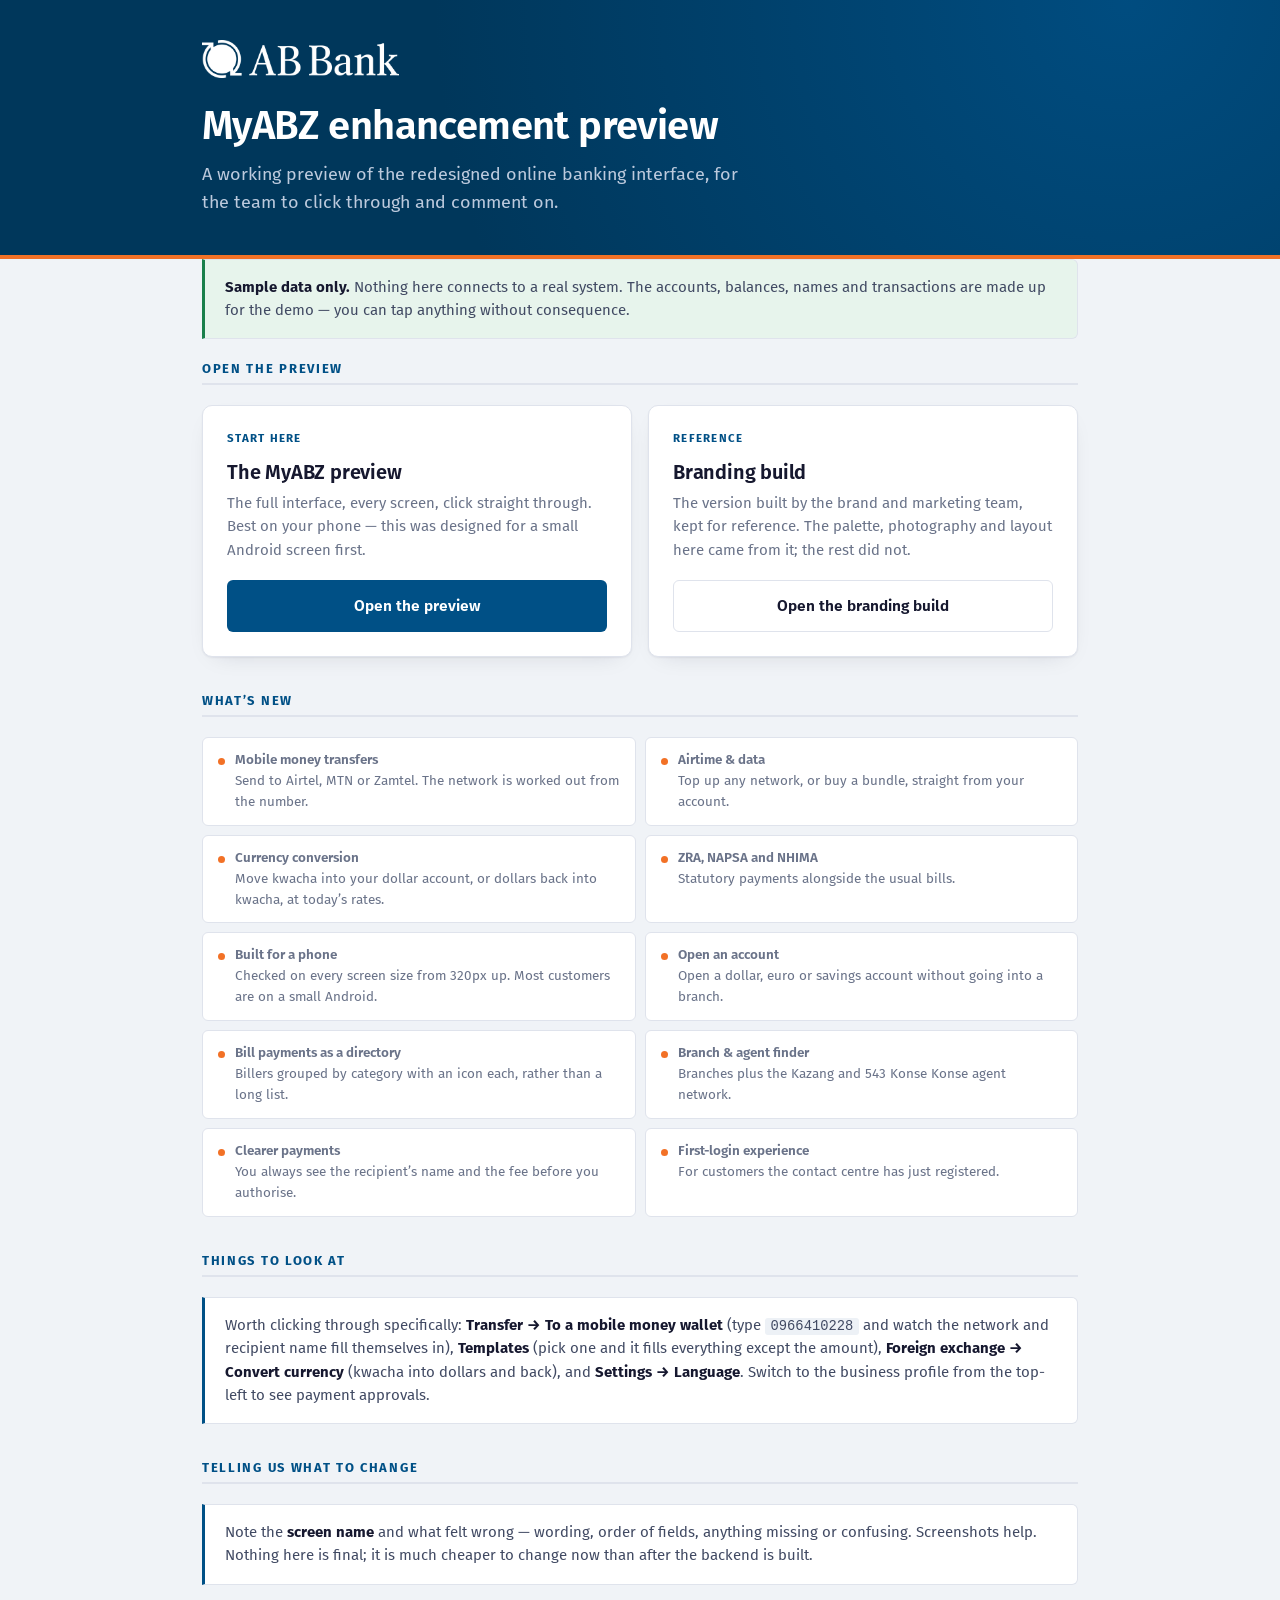
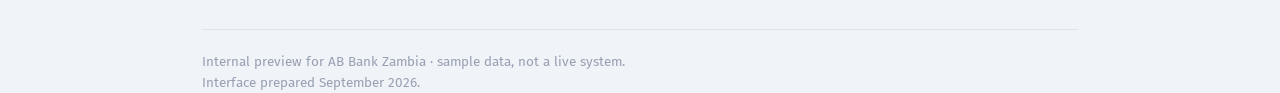
<file: index.html>
<!doctype html>
<html lang="en">
<head>
<meta charset="utf-8">
<meta name="viewport" content="width=device-width, initial-scale=1, viewport-fit=cover">
<title>MyABZ — enhancement preview</title>
<meta name="description" content="Preview of the enhanced MyABZ online banking interface, for internal review.">
<meta name="theme-color" content="#00375B">
<link rel="icon" type="image/png" href="favicon.png">
<style>
  @font-face { font-family:"FiraGO"; font-weight:400; font-display:swap;
    src:url("app/fonts/firago-400.woff2") format("woff2"); }
  @font-face { font-family:"FiraGO"; font-weight:500; font-display:swap;
    src:url("app/fonts/firago-500.woff2") format("woff2"); }
  @font-face { font-family:"FiraGO"; font-weight:600; font-display:swap;
    src:url("app/fonts/firago-600.woff2") format("woff2"); }
  @font-face { font-family:"FiraGO"; font-weight:700; font-display:swap;
    src:url("app/fonts/firago-700.woff2") format("woff2"); }

  :root{
    --blue:#005086; --blue-600:#003D66; --blue-050:#EEF4F8;
    --navy:#00375B; --orange:#F27126;
    --ink:#16182F; --ink-2:#414A63; --ink-3:#6A7389; --ink-4:#98A0B3;
    --line:#DFE3EC; --line-2:#EBEEF4; --surface:#fff; --page:#F0F3F7;
    --ok:#1A7F4B; --ok-050:#E7F4EC;
  }
  *{box-sizing:border-box}
  body{margin:0;background:var(--page);color:var(--ink);
    font-family:"FiraGO","Segoe UI",system-ui,sans-serif;font-size:16px;line-height:1.55;
    -webkit-font-smoothing:antialiased}

  header{background:var(--navy);color:#fff;border-bottom:4px solid var(--orange);
    background-image:radial-gradient(circle at 88% 0%,rgba(0,80,134,.85),transparent 60%)}
  .in{max-width:920px;margin:0 auto;padding:0 22px}
  header .in{padding-top:40px;padding-bottom:38px}
  header img{height:38px;width:auto;display:block;margin-bottom:26px}
  h1{font-size:clamp(28px,5vw,40px);line-height:1.12;margin:0 0 12px;font-weight:600;letter-spacing:-.015em}
  .lede{color:#BCCADD;font-size:18px;margin:0;max-width:54ch}

  main{padding:34px 0 70px}
  h2{font-size:13px;letter-spacing:.13em;text-transform:uppercase;color:var(--blue);
    font-weight:700;margin:0 0 4px}
  .rule{height:2px;background:var(--line);margin:0 0 20px}

  .cards{display:grid;gap:16px;grid-template-columns:1fr;margin-bottom:34px}
  @media(min-width:720px){.cards{grid-template-columns:1fr 1fr}}
  .card{background:var(--surface);border:1px solid var(--line);border-radius:10px;
    padding:24px;display:flex;flex-direction:column;
    box-shadow:0 1px 2px rgba(22,24,47,.06),0 8px 24px -14px rgba(22,24,47,.18)}
  .card h3{margin:0 0 4px;font-size:20px;font-weight:600;letter-spacing:-.01em}
  .card .tag{font-size:11.5px;letter-spacing:.11em;text-transform:uppercase;font-weight:700;
    color:var(--blue);margin-bottom:9px}
  .card p{margin:0 0 18px;color:var(--ink-3);font-size:15px}
  .card .btn{margin-top:auto}

  .btn{display:inline-flex;align-items:center;justify-content:center;gap:9px;
    padding:13px 22px;border-radius:6px;font-weight:600;font-size:15.5px;
    text-decoration:none;border:1px solid transparent;transition:background .13s,border-color .13s}
  .btn-primary{background:var(--blue);color:#fff}
  .btn-primary:hover{background:var(--blue-600)}
  .btn-secondary{background:#fff;color:var(--ink);border-color:var(--line)}
  .btn-secondary:hover{border-color:var(--ink-4);background:#F5F7FA}
  .btn-block{width:100%}

  .note{background:#fff;border:1px solid var(--line);border-left:3px solid var(--blue);
    border-radius:0 6px 6px 0;padding:16px 20px;margin:0 0 20px;font-size:15px;color:var(--ink-2)}
  .note b{color:var(--ink)}
  .note.ok{border-left-color:var(--ok);background:var(--ok-050)}

  ul.feat{list-style:none;padding:0;margin:0;display:grid;gap:9px;
    grid-template-columns:1fr}
  @media(min-width:640px){ul.feat{grid-template-columns:1fr 1fr}}
  ul.feat li{background:#fff;border:1px solid var(--line);border-radius:6px;
    padding:12px 15px;font-size:15px;display:flex;gap:10px;align-items:flex-start}
  ul.feat .dot{width:7px;height:7px;border-radius:50%;background:var(--orange);
    margin-top:8px;flex:none}
  ul.feat b{display:block;font-weight:600}
  ul.feat span{color:var(--ink-3);font-size:13.5px}

  footer{border-top:1px solid var(--line);margin-top:44px;padding-top:22px;
    color:var(--ink-4);font-size:13.5px}
  a{color:var(--blue)}
  code{font-family:ui-monospace,Consolas,monospace;font-size:.92em;
    background:#EDF1F6;padding:.1em .4em;border-radius:3px}
</style>
</head>
<body>

<header>
  <div class="in">
    <img src="logo.png" alt="AB Bank" style="filter:brightness(0) invert(1)">
    <h1>MyABZ enhancement preview</h1>
    <p class="lede">A working preview of the redesigned online banking interface,
      for the team to click through and comment on.</p>
  </div>
</header>

<main class="in">

  <div class="note ok">
    <b>Sample data only.</b> Nothing here connects to a real system. The accounts,
    balances, names and transactions are made up for the demo &mdash; you can tap anything
    without consequence.
  </div>

  <h2>Open the preview</h2>
  <div class="rule"></div>

  <div class="cards">
    <div class="card">
      <div class="tag">Start here</div>
      <h3>The MyABZ preview</h3>
      <p>The full interface, every screen, click straight through. Best on your phone &mdash;
        this was designed for a small Android screen first.</p>
      <a class="btn btn-primary btn-block" href="app/">Open the preview</a>
    </div>
    <div class="card">
      <div class="tag">Reference</div>
      <h3>Branding build</h3>
      <p>The version built by the brand and marketing team, kept for reference. The palette,
        photography and layout here came from it; the rest did not.</p>
      <a class="btn btn-secondary btn-block" href="branding/">Open the branding build</a>
    </div>
  </div>

  <h2>What&rsquo;s new</h2>
  <div class="rule"></div>
  <ul class="feat">
    <li><span class="dot"></span><span><b>Mobile money transfers</b>
      Send to Airtel, MTN or Zamtel. The network is worked out from the number.</span></li>
    <li><span class="dot"></span><span><b>Airtime &amp; data</b>
      Top up any network, or buy a bundle, straight from your account.</span></li>
    <li><span class="dot"></span><span><b>Currency conversion</b>
      Move kwacha into your dollar account, or dollars back into kwacha, at today&rsquo;s rates.</span></li>
    <li><span class="dot"></span><span><b>ZRA, NAPSA and NHIMA</b>
      Statutory payments alongside the usual bills.</span></li>
    <li><span class="dot"></span><span><b>Built for a phone</b>
      Checked on every screen size from 320px up. Most customers are on a small Android.</span></li>
    <li><span class="dot"></span><span><b>Open an account</b>
      Open a dollar, euro or savings account without going into a branch.</span></li>
    <li><span class="dot"></span><span><b>Bill payments as a directory</b>
      Billers grouped by category with an icon each, rather than a long list.</span></li>
    <li><span class="dot"></span><span><b>Branch &amp; agent finder</b>
      Branches plus the Kazang and 543 Konse Konse agent network.</span></li>
    <li><span class="dot"></span><span><b>Clearer payments</b>
      You always see the recipient&rsquo;s name and the fee before you authorise.</span></li>
    <li><span class="dot"></span><span><b>First-login experience</b>
      For customers the contact centre has just registered.</span></li>
  </ul>

  <h2 style="margin-top:34px">Things to look at</h2>
  <div class="rule"></div>
  <div class="note">
    Worth clicking through specifically:
    <b>Transfer &rarr; To a mobile money wallet</b> (type <code>0966410228</code> and watch the
    network and recipient name fill themselves in),
    <b>Templates</b> (pick one and it fills everything except the amount),
    <b>Foreign exchange &rarr; Convert currency</b> (kwacha into dollars and back),
    and <b>Settings &rarr; Language</b>.
    Switch to the business profile from the top-left to see payment approvals.
  </div>

  <h2 style="margin-top:34px">Telling us what to change</h2>
  <div class="rule"></div>
  <div class="note">
    Note the <b>screen name</b> and what felt wrong &mdash; wording, order of fields, anything
    missing or confusing. Screenshots help. Nothing here is final; it is much cheaper to change
    now than after the backend is built.
  </div>

  <footer>
    Internal preview for AB Bank Zambia &middot; sample data, not a live system.<br>
    Interface prepared September 2026.
  </footer>
</main>

</body>
</html>
</file>
